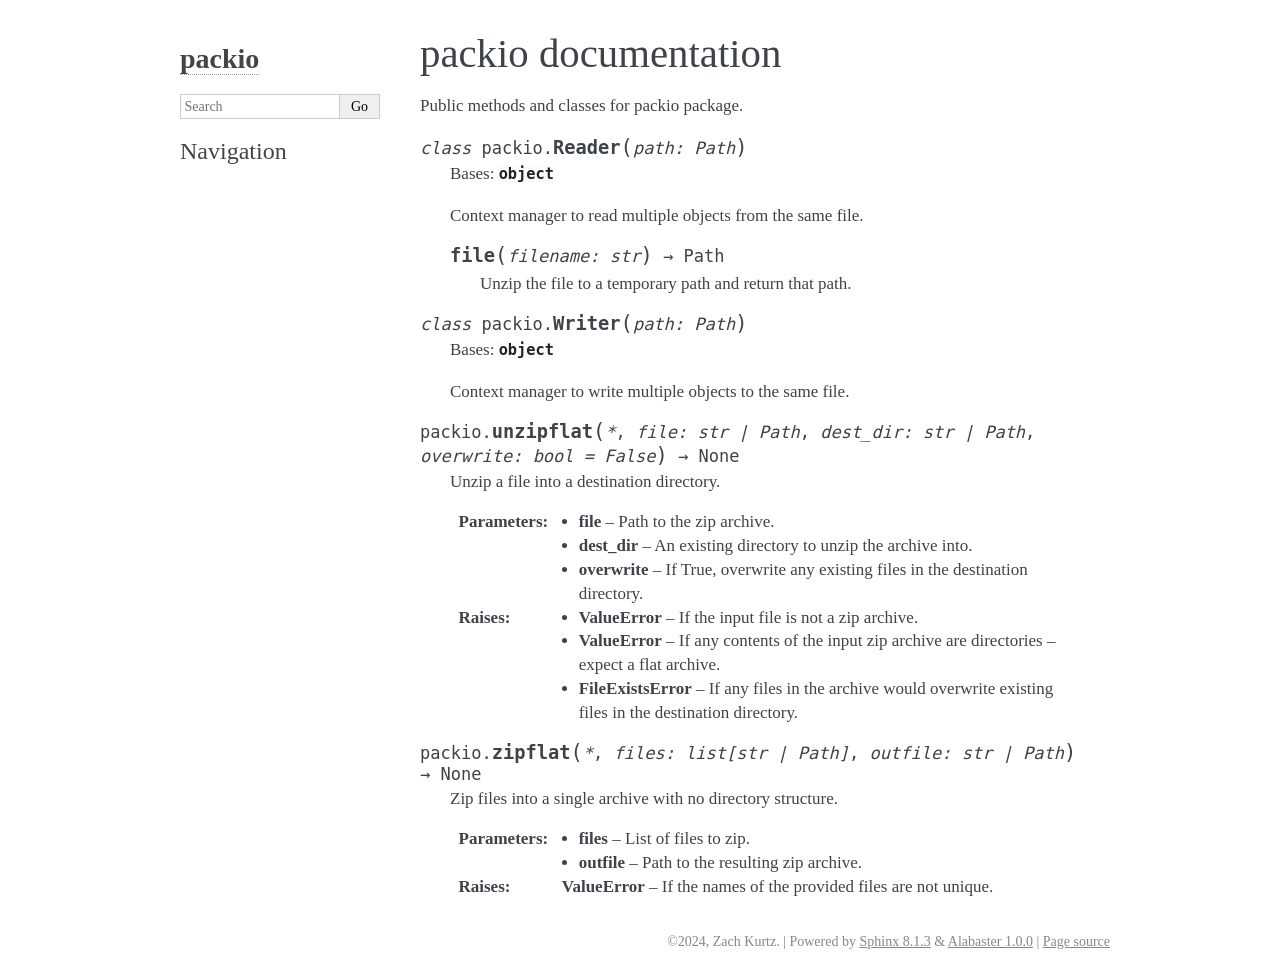
<file: index.html>
<!DOCTYPE html>

<html lang="en" data-content_root="./">
  <head>
    <meta charset="utf-8" />
    <meta name="viewport" content="width=device-width, initial-scale=1.0" /><meta name="viewport" content="width=device-width, initial-scale=1" />

    <title>packio documentation &#8212; packio  documentation</title>
    <link rel="stylesheet" type="text/css" href="_static/pygments.css?v=d1102ebc" />
    <link rel="stylesheet" type="text/css" href="_static/basic.css?v=686e5160" />
    <link rel="stylesheet" type="text/css" href="_static/alabaster.css?v=27fed22d" />
    <script src="_static/documentation_options.js?v=5929fcd5"></script>
    <script src="_static/doctools.js?v=9bcbadda"></script>
    <script src="_static/sphinx_highlight.js?v=dc90522c"></script>
    <link rel="canonical" href="https://zkurtz.github.io/packio/docs/index.html" />
    <link rel="index" title="Index" href="genindex.html" />
    <link rel="search" title="Search" href="search.html" />
   
  <link rel="stylesheet" href="_static/custom.css" type="text/css" />
  

  
  

  </head><body>
  

    <div class="document">
      <div class="documentwrapper">
        <div class="bodywrapper">
          

          <div class="body" role="main">
            
  <section id="module-packio">
<span id="packio-documentation"></span><h1>packio documentation<a class="headerlink" href="#module-packio" title="Link to this heading">¶</a></h1>
<p>Public methods and classes for packio package.</p>
<dl class="py class">
<dt class="sig sig-object py" id="packio.Reader">
<em class="property"><span class="pre">class</span><span class="w"> </span></em><span class="sig-prename descclassname"><span class="pre">packio.</span></span><span class="sig-name descname"><span class="pre">Reader</span></span><span class="sig-paren">(</span><em class="sig-param"><span class="n"><span class="pre">path</span></span><span class="p"><span class="pre">:</span></span><span class="w"> </span><span class="n"><span class="pre">Path</span></span></em><span class="sig-paren">)</span><a class="headerlink" href="#packio.Reader" title="Link to this definition">¶</a></dt>
<dd><p>Bases: <code class="xref py py-class docutils literal notranslate"><span class="pre">object</span></code></p>
<p>Context manager to read multiple objects from the same file.</p>
<dl class="py method">
<dt class="sig sig-object py" id="packio.Reader.file">
<span class="sig-name descname"><span class="pre">file</span></span><span class="sig-paren">(</span><em class="sig-param"><span class="n"><span class="pre">filename</span></span><span class="p"><span class="pre">:</span></span><span class="w"> </span><span class="n"><span class="pre">str</span></span></em><span class="sig-paren">)</span> <span class="sig-return"><span class="sig-return-icon">&#x2192;</span> <span class="sig-return-typehint"><span class="pre">Path</span></span></span><a class="headerlink" href="#packio.Reader.file" title="Link to this definition">¶</a></dt>
<dd><p>Unzip the file to a temporary path and return that path.</p>
</dd></dl>

</dd></dl>

<dl class="py class">
<dt class="sig sig-object py" id="packio.Writer">
<em class="property"><span class="pre">class</span><span class="w"> </span></em><span class="sig-prename descclassname"><span class="pre">packio.</span></span><span class="sig-name descname"><span class="pre">Writer</span></span><span class="sig-paren">(</span><em class="sig-param"><span class="n"><span class="pre">path</span></span><span class="p"><span class="pre">:</span></span><span class="w"> </span><span class="n"><span class="pre">Path</span></span></em><span class="sig-paren">)</span><a class="headerlink" href="#packio.Writer" title="Link to this definition">¶</a></dt>
<dd><p>Bases: <code class="xref py py-class docutils literal notranslate"><span class="pre">object</span></code></p>
<p>Context manager to write multiple objects to the same file.</p>
</dd></dl>

<dl class="py function">
<dt class="sig sig-object py" id="packio.unzipflat">
<span class="sig-prename descclassname"><span class="pre">packio.</span></span><span class="sig-name descname"><span class="pre">unzipflat</span></span><span class="sig-paren">(</span><em class="sig-param"><span class="o"><span class="pre">*</span></span></em>, <em class="sig-param"><span class="n"><span class="pre">file</span></span><span class="p"><span class="pre">:</span></span><span class="w"> </span><span class="n"><span class="pre">str</span><span class="w"> </span><span class="p"><span class="pre">|</span></span><span class="w"> </span><span class="pre">Path</span></span></em>, <em class="sig-param"><span class="n"><span class="pre">dest_dir</span></span><span class="p"><span class="pre">:</span></span><span class="w"> </span><span class="n"><span class="pre">str</span><span class="w"> </span><span class="p"><span class="pre">|</span></span><span class="w"> </span><span class="pre">Path</span></span></em>, <em class="sig-param"><span class="n"><span class="pre">overwrite</span></span><span class="p"><span class="pre">:</span></span><span class="w"> </span><span class="n"><span class="pre">bool</span></span><span class="w"> </span><span class="o"><span class="pre">=</span></span><span class="w"> </span><span class="default_value"><span class="pre">False</span></span></em><span class="sig-paren">)</span> <span class="sig-return"><span class="sig-return-icon">&#x2192;</span> <span class="sig-return-typehint"><span class="pre">None</span></span></span><a class="headerlink" href="#packio.unzipflat" title="Link to this definition">¶</a></dt>
<dd><p>Unzip a file into a destination directory.</p>
<dl class="field-list simple">
<dt class="field-odd">Parameters<span class="colon">:</span></dt>
<dd class="field-odd"><ul class="simple">
<li><p><strong>file</strong> – Path to the zip archive.</p></li>
<li><p><strong>dest_dir</strong> – An existing directory to unzip the archive into.</p></li>
<li><p><strong>overwrite</strong> – If True, overwrite any existing files in the destination directory.</p></li>
</ul>
</dd>
<dt class="field-even">Raises<span class="colon">:</span></dt>
<dd class="field-even"><ul class="simple">
<li><p><strong>ValueError</strong> – If the input file is not a zip archive.</p></li>
<li><p><strong>ValueError</strong> – If any contents of the input zip archive are directories – expect a flat archive.</p></li>
<li><p><strong>FileExistsError</strong> – If any files in the archive would overwrite existing files in the destination directory.</p></li>
</ul>
</dd>
</dl>
</dd></dl>

<dl class="py function">
<dt class="sig sig-object py" id="packio.zipflat">
<span class="sig-prename descclassname"><span class="pre">packio.</span></span><span class="sig-name descname"><span class="pre">zipflat</span></span><span class="sig-paren">(</span><em class="sig-param"><span class="o"><span class="pre">*</span></span></em>, <em class="sig-param"><span class="n"><span class="pre">files</span></span><span class="p"><span class="pre">:</span></span><span class="w"> </span><span class="n"><span class="pre">list</span><span class="p"><span class="pre">[</span></span><span class="pre">str</span><span class="w"> </span><span class="p"><span class="pre">|</span></span><span class="w"> </span><span class="pre">Path</span><span class="p"><span class="pre">]</span></span></span></em>, <em class="sig-param"><span class="n"><span class="pre">outfile</span></span><span class="p"><span class="pre">:</span></span><span class="w"> </span><span class="n"><span class="pre">str</span><span class="w"> </span><span class="p"><span class="pre">|</span></span><span class="w"> </span><span class="pre">Path</span></span></em><span class="sig-paren">)</span> <span class="sig-return"><span class="sig-return-icon">&#x2192;</span> <span class="sig-return-typehint"><span class="pre">None</span></span></span><a class="headerlink" href="#packio.zipflat" title="Link to this definition">¶</a></dt>
<dd><p>Zip files into a single archive with no directory structure.</p>
<dl class="field-list simple">
<dt class="field-odd">Parameters<span class="colon">:</span></dt>
<dd class="field-odd"><ul class="simple">
<li><p><strong>files</strong> – List of files to zip.</p></li>
<li><p><strong>outfile</strong> – Path to the resulting zip archive.</p></li>
</ul>
</dd>
<dt class="field-even">Raises<span class="colon">:</span></dt>
<dd class="field-even"><p><strong>ValueError</strong> – If the names of the provided files are not unique.</p>
</dd>
</dl>
</dd></dl>

</section>


          </div>
          
        </div>
      </div>
      <div class="sphinxsidebar" role="navigation" aria-label="Main">
        <div class="sphinxsidebarwrapper">
<h1 class="logo"><a href="#">packio</a></h1>









<search id="searchbox" style="display: none" role="search">
    <div class="searchformwrapper">
    <form class="search" action="search.html" method="get">
      <input type="text" name="q" aria-labelledby="searchlabel" autocomplete="off" autocorrect="off" autocapitalize="off" spellcheck="false" placeholder="Search"/>
      <input type="submit" value="Go" />
    </form>
    </div>
</search>
<script>document.getElementById('searchbox').style.display = "block"</script><h3>Navigation</h3>

<div class="relations">
<h3>Related Topics</h3>
<ul>
  <li><a href="#">Documentation overview</a><ul>
  </ul></li>
</ul>
</div>








        </div>
      </div>
      <div class="clearer"></div>
    </div>
    <div class="footer">
      &#169;2024, Zach Kurtz.
      
      |
      Powered by <a href="https://www.sphinx-doc.org/">Sphinx 8.1.3</a>
      &amp; <a href="https://alabaster.readthedocs.io">Alabaster 1.0.0</a>
      
      |
      <a href="_sources/index.rst.txt"
          rel="nofollow">Page source</a>
    </div>

    

    
  </body>
</html>
</file>
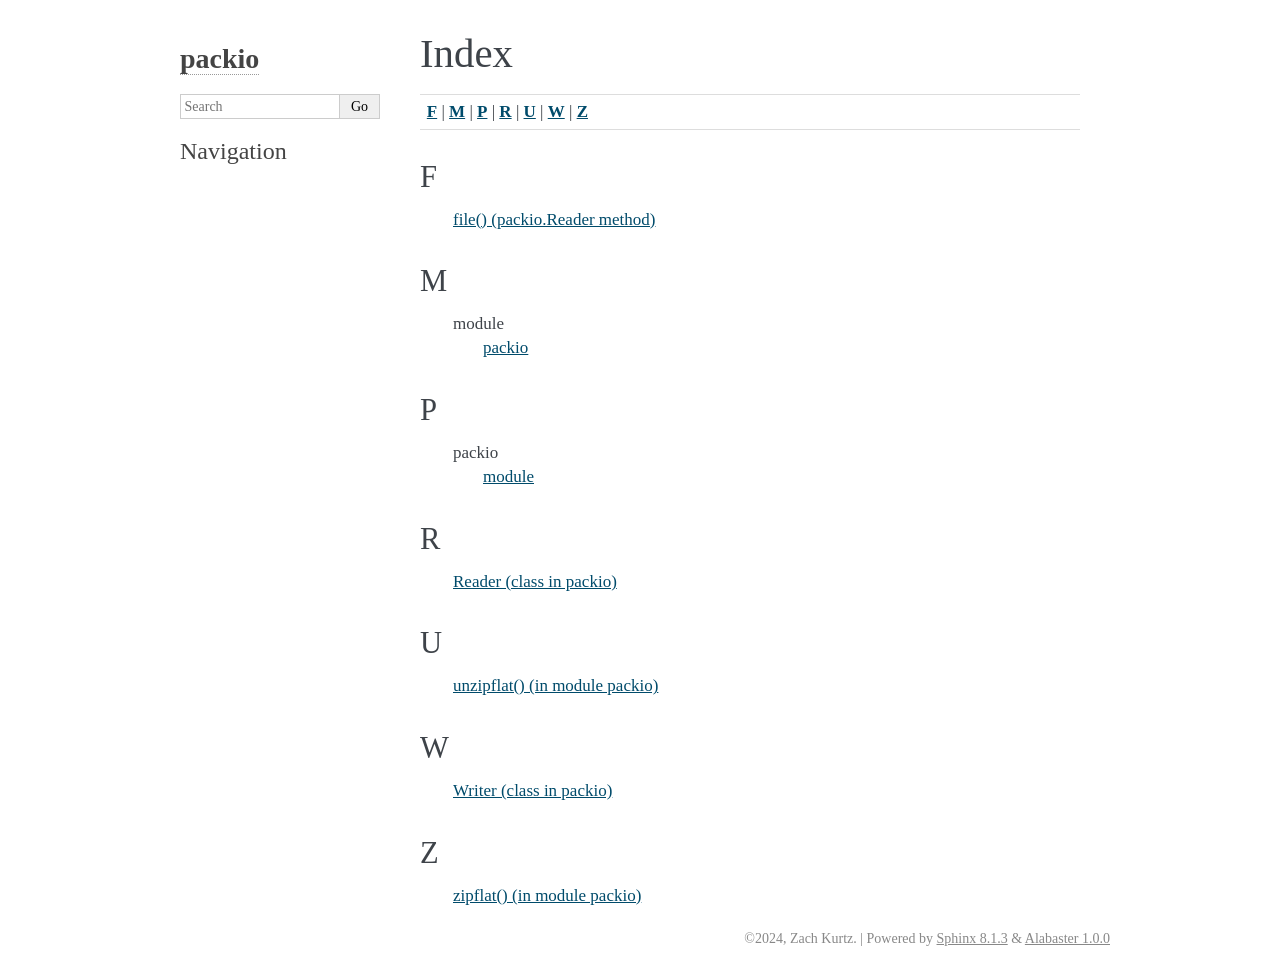
<file: genindex.html>
<!DOCTYPE html>

<html lang="en" data-content_root="./">
  <head>
    <meta charset="utf-8" />
    <meta name="viewport" content="width=device-width, initial-scale=1.0" />
    <title>Index &#8212; packio  documentation</title>
    <link rel="stylesheet" type="text/css" href="_static/pygments.css?v=d1102ebc" />
    <link rel="stylesheet" type="text/css" href="_static/basic.css?v=686e5160" />
    <link rel="stylesheet" type="text/css" href="_static/alabaster.css?v=27fed22d" />
    <script src="_static/documentation_options.js?v=5929fcd5"></script>
    <script src="_static/doctools.js?v=9bcbadda"></script>
    <script src="_static/sphinx_highlight.js?v=dc90522c"></script>
    <link rel="canonical" href="https://zkurtz.github.io/packio/docs/genindex.html" />
    <link rel="index" title="Index" href="#" />
    <link rel="search" title="Search" href="search.html" />
   
  <link rel="stylesheet" href="_static/custom.css" type="text/css" />
  

  
  

  </head><body>
  

    <div class="document">
      <div class="documentwrapper">
        <div class="bodywrapper">
          

          <div class="body" role="main">
            

<h1 id="index">Index</h1>

<div class="genindex-jumpbox">
 <a href="#F"><strong>F</strong></a>
 | <a href="#M"><strong>M</strong></a>
 | <a href="#P"><strong>P</strong></a>
 | <a href="#R"><strong>R</strong></a>
 | <a href="#U"><strong>U</strong></a>
 | <a href="#W"><strong>W</strong></a>
 | <a href="#Z"><strong>Z</strong></a>
 
</div>
<h2 id="F">F</h2>
<table style="width: 100%" class="indextable genindextable"><tr>
  <td style="width: 33%; vertical-align: top;"><ul>
      <li><a href="index.html#packio.Reader.file">file() (packio.Reader method)</a>
</li>
  </ul></td>
</tr></table>

<h2 id="M">M</h2>
<table style="width: 100%" class="indextable genindextable"><tr>
  <td style="width: 33%; vertical-align: top;"><ul>
      <li>
    module

      <ul>
        <li><a href="index.html#module-packio">packio</a>
</li>
      </ul></li>
  </ul></td>
</tr></table>

<h2 id="P">P</h2>
<table style="width: 100%" class="indextable genindextable"><tr>
  <td style="width: 33%; vertical-align: top;"><ul>
      <li>
    packio

      <ul>
        <li><a href="index.html#module-packio">module</a>
</li>
      </ul></li>
  </ul></td>
</tr></table>

<h2 id="R">R</h2>
<table style="width: 100%" class="indextable genindextable"><tr>
  <td style="width: 33%; vertical-align: top;"><ul>
      <li><a href="index.html#packio.Reader">Reader (class in packio)</a>
</li>
  </ul></td>
</tr></table>

<h2 id="U">U</h2>
<table style="width: 100%" class="indextable genindextable"><tr>
  <td style="width: 33%; vertical-align: top;"><ul>
      <li><a href="index.html#packio.unzipflat">unzipflat() (in module packio)</a>
</li>
  </ul></td>
</tr></table>

<h2 id="W">W</h2>
<table style="width: 100%" class="indextable genindextable"><tr>
  <td style="width: 33%; vertical-align: top;"><ul>
      <li><a href="index.html#packio.Writer">Writer (class in packio)</a>
</li>
  </ul></td>
</tr></table>

<h2 id="Z">Z</h2>
<table style="width: 100%" class="indextable genindextable"><tr>
  <td style="width: 33%; vertical-align: top;"><ul>
      <li><a href="index.html#packio.zipflat">zipflat() (in module packio)</a>
</li>
  </ul></td>
</tr></table>



          </div>
          
        </div>
      </div>
      <div class="sphinxsidebar" role="navigation" aria-label="Main">
        <div class="sphinxsidebarwrapper">
<h1 class="logo"><a href="index.html">packio</a></h1>









<search id="searchbox" style="display: none" role="search">
    <div class="searchformwrapper">
    <form class="search" action="search.html" method="get">
      <input type="text" name="q" aria-labelledby="searchlabel" autocomplete="off" autocorrect="off" autocapitalize="off" spellcheck="false" placeholder="Search"/>
      <input type="submit" value="Go" />
    </form>
    </div>
</search>
<script>document.getElementById('searchbox').style.display = "block"</script><h3>Navigation</h3>

<div class="relations">
<h3>Related Topics</h3>
<ul>
  <li><a href="index.html">Documentation overview</a><ul>
  </ul></li>
</ul>
</div>








        </div>
      </div>
      <div class="clearer"></div>
    </div>
    <div class="footer">
      &#169;2024, Zach Kurtz.
      
      |
      Powered by <a href="https://www.sphinx-doc.org/">Sphinx 8.1.3</a>
      &amp; <a href="https://alabaster.readthedocs.io">Alabaster 1.0.0</a>
      
    </div>

    

    
  </body>
</html>
</file>
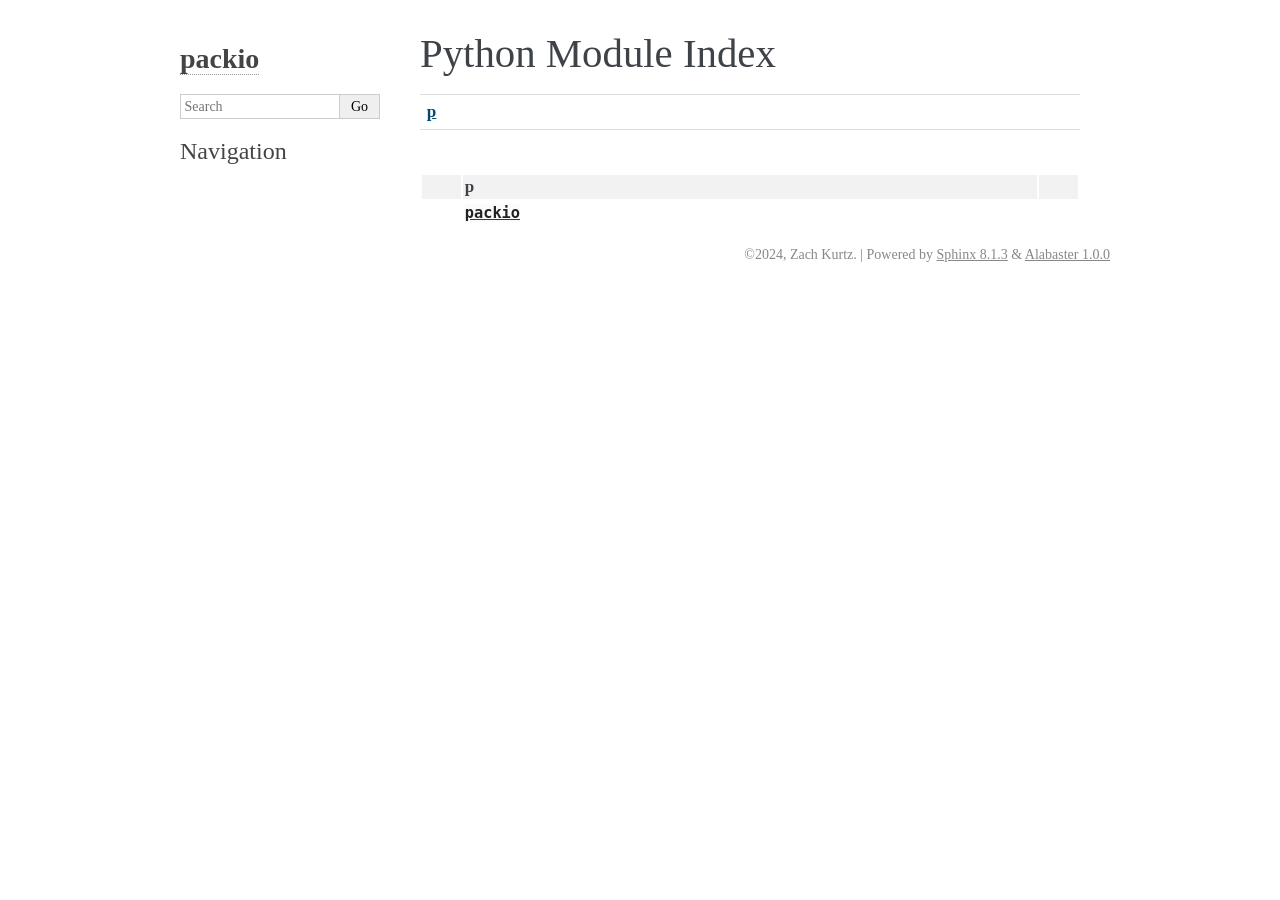
<file: py-modindex.html>
<!DOCTYPE html>

<html lang="en" data-content_root="./">
  <head>
    <meta charset="utf-8" />
    <meta name="viewport" content="width=device-width, initial-scale=1.0" />
    <title>Python Module Index &#8212; packio  documentation</title>
    <link rel="stylesheet" type="text/css" href="_static/pygments.css?v=d1102ebc" />
    <link rel="stylesheet" type="text/css" href="_static/basic.css?v=686e5160" />
    <link rel="stylesheet" type="text/css" href="_static/alabaster.css?v=27fed22d" />
    <script src="_static/documentation_options.js?v=5929fcd5"></script>
    <script src="_static/doctools.js?v=9bcbadda"></script>
    <script src="_static/sphinx_highlight.js?v=dc90522c"></script>
    <link rel="canonical" href="https://zkurtz.github.io/packio/docs/py-modindex.html" />
    <link rel="index" title="Index" href="genindex.html" />
    <link rel="search" title="Search" href="search.html" />

   
  <link rel="stylesheet" href="_static/custom.css" type="text/css" />
  

  
  


    <script>
      DOCUMENTATION_OPTIONS.COLLAPSE_INDEX = true;
    </script>


  </head><body>
  

    <div class="document">
      <div class="documentwrapper">
        <div class="bodywrapper">
          

          <div class="body" role="main">
            

   <h1>Python Module Index</h1>

   <div class="modindex-jumpbox">
   <a href="#cap-p"><strong>p</strong></a>
   </div>

   <table class="indextable modindextable">
     <tr class="pcap"><td></td><td>&#160;</td><td></td></tr>
     <tr class="cap" id="cap-p"><td></td><td>
       <strong>p</strong></td><td></td></tr>
     <tr>
       <td></td>
       <td>
       <a href="index.html#module-packio"><code class="xref">packio</code></a></td><td>
       <em></em></td></tr>
   </table>


          </div>
          
        </div>
      </div>
      <div class="sphinxsidebar" role="navigation" aria-label="Main">
        <div class="sphinxsidebarwrapper">
<h1 class="logo"><a href="index.html">packio</a></h1>









<search id="searchbox" style="display: none" role="search">
    <div class="searchformwrapper">
    <form class="search" action="search.html" method="get">
      <input type="text" name="q" aria-labelledby="searchlabel" autocomplete="off" autocorrect="off" autocapitalize="off" spellcheck="false" placeholder="Search"/>
      <input type="submit" value="Go" />
    </form>
    </div>
</search>
<script>document.getElementById('searchbox').style.display = "block"</script><h3>Navigation</h3>

<div class="relations">
<h3>Related Topics</h3>
<ul>
  <li><a href="index.html">Documentation overview</a><ul>
  </ul></li>
</ul>
</div>








        </div>
      </div>
      <div class="clearer"></div>
    </div>
    <div class="footer">
      &#169;2024, Zach Kurtz.
      
      |
      Powered by <a href="https://www.sphinx-doc.org/">Sphinx 8.1.3</a>
      &amp; <a href="https://alabaster.readthedocs.io">Alabaster 1.0.0</a>
      
    </div>

    

    
  </body>
</html>
</file>
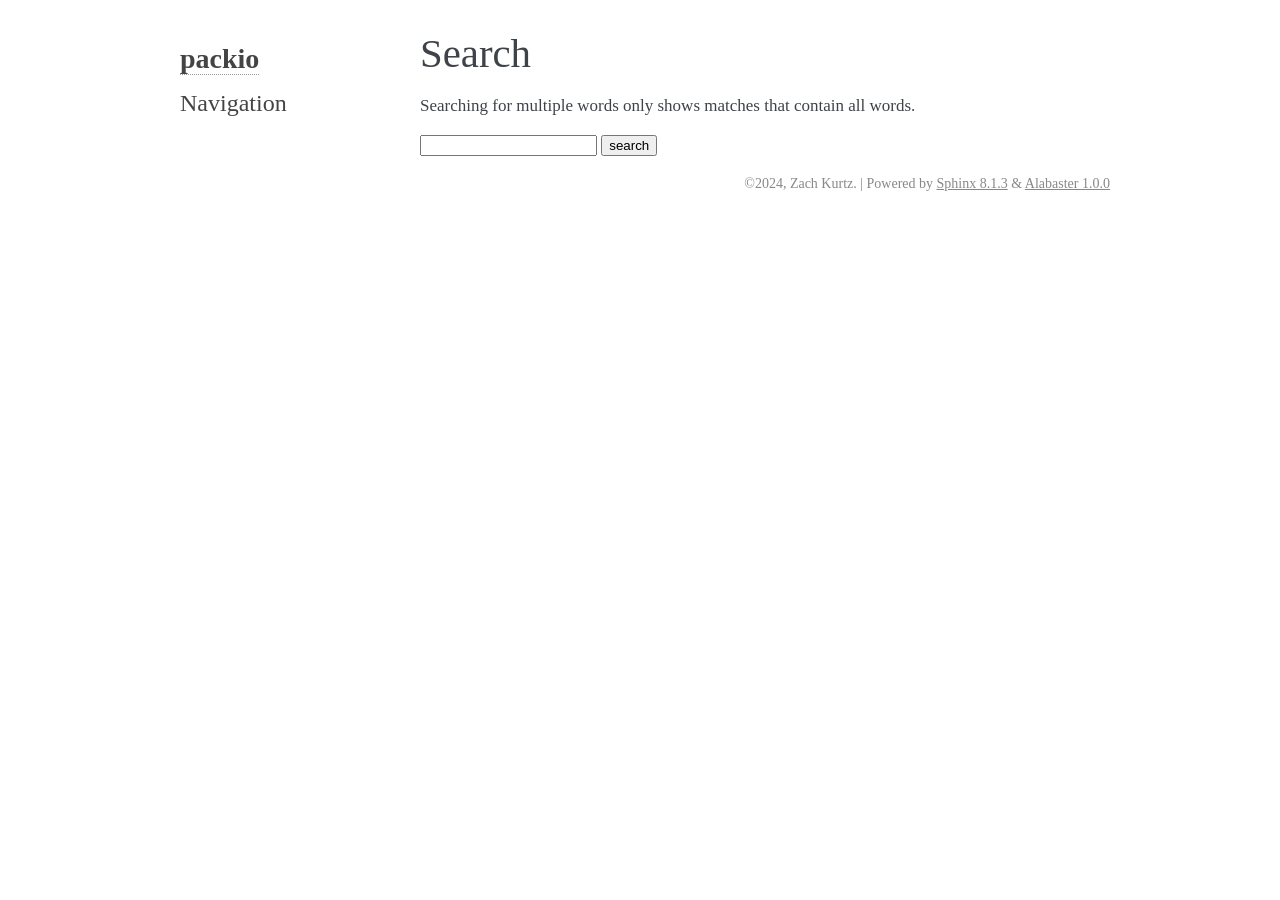
<file: search.html>
<!DOCTYPE html>

<html lang="en" data-content_root="./">
  <head>
    <meta charset="utf-8" />
    <meta name="viewport" content="width=device-width, initial-scale=1.0" />
    <title>Search &#8212; packio  documentation</title>
    <link rel="stylesheet" type="text/css" href="_static/pygments.css?v=d1102ebc" />
    <link rel="stylesheet" type="text/css" href="_static/basic.css?v=686e5160" />
    <link rel="stylesheet" type="text/css" href="_static/alabaster.css?v=27fed22d" />
    
    <script src="_static/documentation_options.js?v=5929fcd5"></script>
    <script src="_static/doctools.js?v=9bcbadda"></script>
    <script src="_static/sphinx_highlight.js?v=dc90522c"></script>
    <script src="_static/searchtools.js"></script>
    <script src="_static/language_data.js"></script>
    <link rel="canonical" href="https://zkurtz.github.io/packio/docs/search.html" />
    <link rel="index" title="Index" href="genindex.html" />
    <link rel="search" title="Search" href="#" />
    <script src="searchindex.js" defer="defer"></script>
    <meta name="robots" content="noindex" />
    
   
  <link rel="stylesheet" href="_static/custom.css" type="text/css" />
  

  
  


  </head><body>
  

    <div class="document">
      <div class="documentwrapper">
        <div class="bodywrapper">
          

          <div class="body" role="main">
            
  <h1 id="search-documentation">Search</h1>
  
  <noscript>
  <div class="admonition warning">
  <p>
    Please activate JavaScript to enable the search
    functionality.
  </p>
  </div>
  </noscript>
  
  
  <p>
    Searching for multiple words only shows matches that contain
    all words.
  </p>
  
  
  <form action="" method="get">
    <input type="text" name="q" aria-labelledby="search-documentation" value="" autocomplete="off" autocorrect="off" autocapitalize="off" spellcheck="false"/>
    <input type="submit" value="search" />
    <span id="search-progress" style="padding-left: 10px"></span>
  </form>
  
  
  <div id="search-results"></div>
  

          </div>
          
        </div>
      </div>
      <div class="sphinxsidebar" role="navigation" aria-label="Main">
        <div class="sphinxsidebarwrapper">
<h1 class="logo"><a href="index.html">packio</a></h1>








<h3>Navigation</h3>

<div class="relations">
<h3>Related Topics</h3>
<ul>
  <li><a href="index.html">Documentation overview</a><ul>
  </ul></li>
</ul>
</div>








        </div>
      </div>
      <div class="clearer"></div>
    </div>
    <div class="footer">
      &#169;2024, Zach Kurtz.
      
      |
      Powered by <a href="https://www.sphinx-doc.org/">Sphinx 8.1.3</a>
      &amp; <a href="https://alabaster.readthedocs.io">Alabaster 1.0.0</a>
      
    </div>

    

    
  </body>
</html>
</file>
<file: _static/pygments.css>
pre { line-height: 125%; }
td.linenos .normal { color: inherit; background-color: transparent; padding-left: 5px; padding-right: 5px; }
span.linenos { color: inherit; background-color: transparent; padding-left: 5px; padding-right: 5px; }
td.linenos .special { color: #000000; background-color: #ffffc0; padding-left: 5px; padding-right: 5px; }
span.linenos.special { color: #000000; background-color: #ffffc0; padding-left: 5px; padding-right: 5px; }
.highlight .hll { background-color: #ffffcc }
.highlight { background: #f8f8f8; }
.highlight .c { color: #8f5902; font-style: italic } /* Comment */
.highlight .err { color: #a40000; border: 1px solid #ef2929 } /* Error */
.highlight .g { color: #000000 } /* Generic */
.highlight .k { color: #004461; font-weight: bold } /* Keyword */
.highlight .l { color: #000000 } /* Literal */
.highlight .n { color: #000000 } /* Name */
.highlight .o { color: #582800 } /* Operator */
.highlight .x { color: #000000 } /* Other */
.highlight .p { color: #000000; font-weight: bold } /* Punctuation */
.highlight .ch { color: #8f5902; font-style: italic } /* Comment.Hashbang */
.highlight .cm { color: #8f5902; font-style: italic } /* Comment.Multiline */
.highlight .cp { color: #8f5902 } /* Comment.Preproc */
.highlight .cpf { color: #8f5902; font-style: italic } /* Comment.PreprocFile */
.highlight .c1 { color: #8f5902; font-style: italic } /* Comment.Single */
.highlight .cs { color: #8f5902; font-style: italic } /* Comment.Special */
.highlight .gd { color: #a40000 } /* Generic.Deleted */
.highlight .ge { color: #000000; font-style: italic } /* Generic.Emph */
.highlight .ges { color: #000000 } /* Generic.EmphStrong */
.highlight .gr { color: #ef2929 } /* Generic.Error */
.highlight .gh { color: #000080; font-weight: bold } /* Generic.Heading */
.highlight .gi { color: #00A000 } /* Generic.Inserted */
.highlight .go { color: #888888 } /* Generic.Output */
.highlight .gp { color: #745334 } /* Generic.Prompt */
.highlight .gs { color: #000000; font-weight: bold } /* Generic.Strong */
.highlight .gu { color: #800080; font-weight: bold } /* Generic.Subheading */
.highlight .gt { color: #a40000; font-weight: bold } /* Generic.Traceback */
.highlight .kc { color: #004461; font-weight: bold } /* Keyword.Constant */
.highlight .kd { color: #004461; font-weight: bold } /* Keyword.Declaration */
.highlight .kn { color: #004461; font-weight: bold } /* Keyword.Namespace */
.highlight .kp { color: #004461; font-weight: bold } /* Keyword.Pseudo */
.highlight .kr { color: #004461; font-weight: bold } /* Keyword.Reserved */
.highlight .kt { color: #004461; font-weight: bold } /* Keyword.Type */
.highlight .ld { color: #000000 } /* Literal.Date */
.highlight .m { color: #990000 } /* Literal.Number */
.highlight .s { color: #4e9a06 } /* Literal.String */
.highlight .na { color: #c4a000 } /* Name.Attribute */
.highlight .nb { color: #004461 } /* Name.Builtin */
.highlight .nc { color: #000000 } /* Name.Class */
.highlight .no { color: #000000 } /* Name.Constant */
.highlight .nd { color: #888888 } /* Name.Decorator */
.highlight .ni { color: #ce5c00 } /* Name.Entity */
.highlight .ne { color: #cc0000; font-weight: bold } /* Name.Exception */
.highlight .nf { color: #000000 } /* Name.Function */
.highlight .nl { color: #f57900 } /* Name.Label */
.highlight .nn { color: #000000 } /* Name.Namespace */
.highlight .nx { color: #000000 } /* Name.Other */
.highlight .py { color: #000000 } /* Name.Property */
.highlight .nt { color: #004461; font-weight: bold } /* Name.Tag */
.highlight .nv { color: #000000 } /* Name.Variable */
.highlight .ow { color: #004461; font-weight: bold } /* Operator.Word */
.highlight .pm { color: #000000; font-weight: bold } /* Punctuation.Marker */
.highlight .w { color: #f8f8f8 } /* Text.Whitespace */
.highlight .mb { color: #990000 } /* Literal.Number.Bin */
.highlight .mf { color: #990000 } /* Literal.Number.Float */
.highlight .mh { color: #990000 } /* Literal.Number.Hex */
.highlight .mi { color: #990000 } /* Literal.Number.Integer */
.highlight .mo { color: #990000 } /* Literal.Number.Oct */
.highlight .sa { color: #4e9a06 } /* Literal.String.Affix */
.highlight .sb { color: #4e9a06 } /* Literal.String.Backtick */
.highlight .sc { color: #4e9a06 } /* Literal.String.Char */
.highlight .dl { color: #4e9a06 } /* Literal.String.Delimiter */
.highlight .sd { color: #8f5902; font-style: italic } /* Literal.String.Doc */
.highlight .s2 { color: #4e9a06 } /* Literal.String.Double */
.highlight .se { color: #4e9a06 } /* Literal.String.Escape */
.highlight .sh { color: #4e9a06 } /* Literal.String.Heredoc */
.highlight .si { color: #4e9a06 } /* Literal.String.Interpol */
.highlight .sx { color: #4e9a06 } /* Literal.String.Other */
.highlight .sr { color: #4e9a06 } /* Literal.String.Regex */
.highlight .s1 { color: #4e9a06 } /* Literal.String.Single */
.highlight .ss { color: #4e9a06 } /* Literal.String.Symbol */
.highlight .bp { color: #3465a4 } /* Name.Builtin.Pseudo */
.highlight .fm { color: #000000 } /* Name.Function.Magic */
.highlight .vc { color: #000000 } /* Name.Variable.Class */
.highlight .vg { color: #000000 } /* Name.Variable.Global */
.highlight .vi { color: #000000 } /* Name.Variable.Instance */
.highlight .vm { color: #000000 } /* Name.Variable.Magic */
.highlight .il { color: #990000 } /* Literal.Number.Integer.Long */
</file>
<file: _static/basic.css>
/*
 * Sphinx stylesheet -- basic theme.
 */

/* -- main layout ----------------------------------------------------------- */

div.clearer {
    clear: both;
}

div.section::after {
    display: block;
    content: '';
    clear: left;
}

/* -- relbar ---------------------------------------------------------------- */

div.related {
    width: 100%;
    font-size: 90%;
}

div.related h3 {
    display: none;
}

div.related ul {
    margin: 0;
    padding: 0 0 0 10px;
    list-style: none;
}

div.related li {
    display: inline;
}

div.related li.right {
    float: right;
    margin-right: 5px;
}

/* -- sidebar --------------------------------------------------------------- */

div.sphinxsidebarwrapper {
    padding: 10px 5px 0 10px;
}

div.sphinxsidebar {
    float: left;
    width: 230px;
    margin-left: -100%;
    font-size: 90%;
    word-wrap: break-word;
    overflow-wrap : break-word;
}

div.sphinxsidebar ul {
    list-style: none;
}

div.sphinxsidebar ul ul,
div.sphinxsidebar ul.want-points {
    margin-left: 20px;
    list-style: square;
}

div.sphinxsidebar ul ul {
    margin-top: 0;
    margin-bottom: 0;
}

div.sphinxsidebar form {
    margin-top: 10px;
}

div.sphinxsidebar input {
    border: 1px solid #98dbcc;
    font-family: sans-serif;
    font-size: 1em;
}

div.sphinxsidebar #searchbox form.search {
    overflow: hidden;
}

div.sphinxsidebar #searchbox input[type="text"] {
    float: left;
    width: 80%;
    padding: 0.25em;
    box-sizing: border-box;
}

div.sphinxsidebar #searchbox input[type="submit"] {
    float: left;
    width: 20%;
    border-left: none;
    padding: 0.25em;
    box-sizing: border-box;
}


img {
    border: 0;
    max-width: 100%;
}

/* -- search page ----------------------------------------------------------- */

ul.search {
    margin-top: 10px;
}

ul.search li {
    padding: 5px 0;
}

ul.search li a {
    font-weight: bold;
}

ul.search li p.context {
    color: #888;
    margin: 2px 0 0 30px;
    text-align: left;
}

ul.keywordmatches li.goodmatch a {
    font-weight: bold;
}

/* -- index page ------------------------------------------------------------ */

table.contentstable {
    width: 90%;
    margin-left: auto;
    margin-right: auto;
}

table.contentstable p.biglink {
    line-height: 150%;
}

a.biglink {
    font-size: 1.3em;
}

span.linkdescr {
    font-style: italic;
    padding-top: 5px;
    font-size: 90%;
}

/* -- general index --------------------------------------------------------- */

table.indextable {
    width: 100%;
}

table.indextable td {
    text-align: left;
    vertical-align: top;
}

table.indextable ul {
    margin-top: 0;
    margin-bottom: 0;
    list-style-type: none;
}

table.indextable > tbody > tr > td > ul {
    padding-left: 0em;
}

table.indextable tr.pcap {
    height: 10px;
}

table.indextable tr.cap {
    margin-top: 10px;
    background-color: #f2f2f2;
}

img.toggler {
    margin-right: 3px;
    margin-top: 3px;
    cursor: pointer;
}

div.modindex-jumpbox {
    border-top: 1px solid #ddd;
    border-bottom: 1px solid #ddd;
    margin: 1em 0 1em 0;
    padding: 0.4em;
}

div.genindex-jumpbox {
    border-top: 1px solid #ddd;
    border-bottom: 1px solid #ddd;
    margin: 1em 0 1em 0;
    padding: 0.4em;
}

/* -- domain module index --------------------------------------------------- */

table.modindextable td {
    padding: 2px;
    border-collapse: collapse;
}

/* -- general body styles --------------------------------------------------- */

div.body {
    min-width: inherit;
    max-width: 800px;
}

div.body p, div.body dd, div.body li, div.body blockquote {
    -moz-hyphens: auto;
    -ms-hyphens: auto;
    -webkit-hyphens: auto;
    hyphens: auto;
}

a.headerlink {
    visibility: hidden;
}

a:visited {
    color: #551A8B;
}

h1:hover > a.headerlink,
h2:hover > a.headerlink,
h3:hover > a.headerlink,
h4:hover > a.headerlink,
h5:hover > a.headerlink,
h6:hover > a.headerlink,
dt:hover > a.headerlink,
caption:hover > a.headerlink,
p.caption:hover > a.headerlink,
div.code-block-caption:hover > a.headerlink {
    visibility: visible;
}

div.body p.caption {
    text-align: inherit;
}

div.body td {
    text-align: left;
}

.first {
    margin-top: 0 !important;
}

p.rubric {
    margin-top: 30px;
    font-weight: bold;
}

img.align-left, figure.align-left, .figure.align-left, object.align-left {
    clear: left;
    float: left;
    margin-right: 1em;
}

img.align-right, figure.align-right, .figure.align-right, object.align-right {
    clear: right;
    float: right;
    margin-left: 1em;
}

img.align-center, figure.align-center, .figure.align-center, object.align-center {
  display: block;
  margin-left: auto;
  margin-right: auto;
}

img.align-default, figure.align-default, .figure.align-default {
  display: block;
  margin-left: auto;
  margin-right: auto;
}

.align-left {
    text-align: left;
}

.align-center {
    text-align: center;
}

.align-default {
    text-align: center;
}

.align-right {
    text-align: right;
}

/* -- sidebars -------------------------------------------------------------- */

div.sidebar,
aside.sidebar {
    margin: 0 0 0.5em 1em;
    border: 1px solid #ddb;
    padding: 7px;
    background-color: #ffe;
    width: 40%;
    float: right;
    clear: right;
    overflow-x: auto;
}

p.sidebar-title {
    font-weight: bold;
}

nav.contents,
aside.topic,
div.admonition, div.topic, blockquote {
    clear: left;
}

/* -- topics ---------------------------------------------------------------- */

nav.contents,
aside.topic,
div.topic {
    border: 1px solid #ccc;
    padding: 7px;
    margin: 10px 0 10px 0;
}

p.topic-title {
    font-size: 1.1em;
    font-weight: bold;
    margin-top: 10px;
}

/* -- admonitions ----------------------------------------------------------- */

div.admonition {
    margin-top: 10px;
    margin-bottom: 10px;
    padding: 7px;
}

div.admonition dt {
    font-weight: bold;
}

p.admonition-title {
    margin: 0px 10px 5px 0px;
    font-weight: bold;
}

div.body p.centered {
    text-align: center;
    margin-top: 25px;
}

/* -- content of sidebars/topics/admonitions -------------------------------- */

div.sidebar > :last-child,
aside.sidebar > :last-child,
nav.contents > :last-child,
aside.topic > :last-child,
div.topic > :last-child,
div.admonition > :last-child {
    margin-bottom: 0;
}

div.sidebar::after,
aside.sidebar::after,
nav.contents::after,
aside.topic::after,
div.topic::after,
div.admonition::after,
blockquote::after {
    display: block;
    content: '';
    clear: both;
}

/* -- tables ---------------------------------------------------------------- */

table.docutils {
    margin-top: 10px;
    margin-bottom: 10px;
    border: 0;
    border-collapse: collapse;
}

table.align-center {
    margin-left: auto;
    margin-right: auto;
}

table.align-default {
    margin-left: auto;
    margin-right: auto;
}

table caption span.caption-number {
    font-style: italic;
}

table caption span.caption-text {
}

table.docutils td, table.docutils th {
    padding: 1px 8px 1px 5px;
    border-top: 0;
    border-left: 0;
    border-right: 0;
    border-bottom: 1px solid #aaa;
}

th {
    text-align: left;
    padding-right: 5px;
}

table.citation {
    border-left: solid 1px gray;
    margin-left: 1px;
}

table.citation td {
    border-bottom: none;
}

th > :first-child,
td > :first-child {
    margin-top: 0px;
}

th > :last-child,
td > :last-child {
    margin-bottom: 0px;
}

/* -- figures --------------------------------------------------------------- */

div.figure, figure {
    margin: 0.5em;
    padding: 0.5em;
}

div.figure p.caption, figcaption {
    padding: 0.3em;
}

div.figure p.caption span.caption-number,
figcaption span.caption-number {
    font-style: italic;
}

div.figure p.caption span.caption-text,
figcaption span.caption-text {
}

/* -- field list styles ----------------------------------------------------- */

table.field-list td, table.field-list th {
    border: 0 !important;
}

.field-list ul {
    margin: 0;
    padding-left: 1em;
}

.field-list p {
    margin: 0;
}

.field-name {
    -moz-hyphens: manual;
    -ms-hyphens: manual;
    -webkit-hyphens: manual;
    hyphens: manual;
}

/* -- hlist styles ---------------------------------------------------------- */

table.hlist {
    margin: 1em 0;
}

table.hlist td {
    vertical-align: top;
}

/* -- object description styles --------------------------------------------- */

.sig {
	font-family: 'Consolas', 'Menlo', 'DejaVu Sans Mono', 'Bitstream Vera Sans Mono', monospace;
}

.sig-name, code.descname {
    background-color: transparent;
    font-weight: bold;
}

.sig-name {
	font-size: 1.1em;
}

code.descname {
    font-size: 1.2em;
}

.sig-prename, code.descclassname {
    background-color: transparent;
}

.optional {
    font-size: 1.3em;
}

.sig-paren {
    font-size: larger;
}

.sig-param.n {
	font-style: italic;
}

/* C++ specific styling */

.sig-inline.c-texpr,
.sig-inline.cpp-texpr {
	font-family: unset;
}

.sig.c   .k, .sig.c   .kt,
.sig.cpp .k, .sig.cpp .kt {
	color: #0033B3;
}

.sig.c   .m,
.sig.cpp .m {
	color: #1750EB;
}

.sig.c   .s, .sig.c   .sc,
.sig.cpp .s, .sig.cpp .sc {
	color: #067D17;
}


/* -- other body styles ----------------------------------------------------- */

ol.arabic {
    list-style: decimal;
}

ol.loweralpha {
    list-style: lower-alpha;
}

ol.upperalpha {
    list-style: upper-alpha;
}

ol.lowerroman {
    list-style: lower-roman;
}

ol.upperroman {
    list-style: upper-roman;
}

:not(li) > ol > li:first-child > :first-child,
:not(li) > ul > li:first-child > :first-child {
    margin-top: 0px;
}

:not(li) > ol > li:last-child > :last-child,
:not(li) > ul > li:last-child > :last-child {
    margin-bottom: 0px;
}

ol.simple ol p,
ol.simple ul p,
ul.simple ol p,
ul.simple ul p {
    margin-top: 0;
}

ol.simple > li:not(:first-child) > p,
ul.simple > li:not(:first-child) > p {
    margin-top: 0;
}

ol.simple p,
ul.simple p {
    margin-bottom: 0;
}

aside.footnote > span,
div.citation > span {
    float: left;
}
aside.footnote > span:last-of-type,
div.citation > span:last-of-type {
  padding-right: 0.5em;
}
aside.footnote > p {
  margin-left: 2em;
}
div.citation > p {
  margin-left: 4em;
}
aside.footnote > p:last-of-type,
div.citation > p:last-of-type {
    margin-bottom: 0em;
}
aside.footnote > p:last-of-type:after,
div.citation > p:last-of-type:after {
    content: "";
    clear: both;
}

dl.field-list {
    display: grid;
    grid-template-columns: fit-content(30%) auto;
}

dl.field-list > dt {
    font-weight: bold;
    word-break: break-word;
    padding-left: 0.5em;
    padding-right: 5px;
}

dl.field-list > dd {
    padding-left: 0.5em;
    margin-top: 0em;
    margin-left: 0em;
    margin-bottom: 0em;
}

dl {
    margin-bottom: 15px;
}

dd > :first-child {
    margin-top: 0px;
}

dd ul, dd table {
    margin-bottom: 10px;
}

dd {
    margin-top: 3px;
    margin-bottom: 10px;
    margin-left: 30px;
}

.sig dd {
    margin-top: 0px;
    margin-bottom: 0px;
}

.sig dl {
    margin-top: 0px;
    margin-bottom: 0px;
}

dl > dd:last-child,
dl > dd:last-child > :last-child {
    margin-bottom: 0;
}

dt:target, span.highlighted {
    background-color: #fbe54e;
}

rect.highlighted {
    fill: #fbe54e;
}

dl.glossary dt {
    font-weight: bold;
    font-size: 1.1em;
}

.versionmodified {
    font-style: italic;
}

.system-message {
    background-color: #fda;
    padding: 5px;
    border: 3px solid red;
}

.footnote:target  {
    background-color: #ffa;
}

.line-block {
    display: block;
    margin-top: 1em;
    margin-bottom: 1em;
}

.line-block .line-block {
    margin-top: 0;
    margin-bottom: 0;
    margin-left: 1.5em;
}

.guilabel, .menuselection {
    font-family: sans-serif;
}

.accelerator {
    text-decoration: underline;
}

.classifier {
    font-style: oblique;
}

.classifier:before {
    font-style: normal;
    margin: 0 0.5em;
    content: ":";
    display: inline-block;
}

abbr, acronym {
    border-bottom: dotted 1px;
    cursor: help;
}

.translated {
    background-color: rgba(207, 255, 207, 0.2)
}

.untranslated {
    background-color: rgba(255, 207, 207, 0.2)
}

/* -- code displays --------------------------------------------------------- */

pre {
    overflow: auto;
    overflow-y: hidden;  /* fixes display issues on Chrome browsers */
}

pre, div[class*="highlight-"] {
    clear: both;
}

span.pre {
    -moz-hyphens: none;
    -ms-hyphens: none;
    -webkit-hyphens: none;
    hyphens: none;
    white-space: nowrap;
}

div[class*="highlight-"] {
    margin: 1em 0;
}

td.linenos pre {
    border: 0;
    background-color: transparent;
    color: #aaa;
}

table.highlighttable {
    display: block;
}

table.highlighttable tbody {
    display: block;
}

table.highlighttable tr {
    display: flex;
}

table.highlighttable td {
    margin: 0;
    padding: 0;
}

table.highlighttable td.linenos {
    padding-right: 0.5em;
}

table.highlighttable td.code {
    flex: 1;
    overflow: hidden;
}

.highlight .hll {
    display: block;
}

div.highlight pre,
table.highlighttable pre {
    margin: 0;
}

div.code-block-caption + div {
    margin-top: 0;
}

div.code-block-caption {
    margin-top: 1em;
    padding: 2px 5px;
    font-size: small;
}

div.code-block-caption code {
    background-color: transparent;
}

table.highlighttable td.linenos,
span.linenos,
div.highlight span.gp {  /* gp: Generic.Prompt */
  user-select: none;
  -webkit-user-select: text; /* Safari fallback only */
  -webkit-user-select: none; /* Chrome/Safari */
  -moz-user-select: none; /* Firefox */
  -ms-user-select: none; /* IE10+ */
}

div.code-block-caption span.caption-number {
    padding: 0.1em 0.3em;
    font-style: italic;
}

div.code-block-caption span.caption-text {
}

div.literal-block-wrapper {
    margin: 1em 0;
}

code.xref, a code {
    background-color: transparent;
    font-weight: bold;
}

h1 code, h2 code, h3 code, h4 code, h5 code, h6 code {
    background-color: transparent;
}

.viewcode-link {
    float: right;
}

.viewcode-back {
    float: right;
    font-family: sans-serif;
}

div.viewcode-block:target {
    margin: -1px -10px;
    padding: 0 10px;
}

/* -- math display ---------------------------------------------------------- */

img.math {
    vertical-align: middle;
}

div.body div.math p {
    text-align: center;
}

span.eqno {
    float: right;
}

span.eqno a.headerlink {
    position: absolute;
    z-index: 1;
}

div.math:hover a.headerlink {
    visibility: visible;
}

/* -- printout stylesheet --------------------------------------------------- */

@media print {
    div.document,
    div.documentwrapper,
    div.bodywrapper {
        margin: 0 !important;
        width: 100%;
    }

    div.sphinxsidebar,
    div.related,
    div.footer,
    #top-link {
        display: none;
    }
}
</file>
<file: _static/alabaster.css>
/* -- page layout ----------------------------------------------------------- */

body {
    font-family: Georgia, serif;
    font-size: 17px;
    background-color: #fff;
    color: #000;
    margin: 0;
    padding: 0;
}


div.document {
    width: 940px;
    margin: 30px auto 0 auto;
}

div.documentwrapper {
    float: left;
    width: 100%;
}

div.bodywrapper {
    margin: 0 0 0 220px;
}

div.sphinxsidebar {
    width: 220px;
    font-size: 14px;
    line-height: 1.5;
}

hr {
    border: 1px solid #B1B4B6;
}

div.body {
    background-color: #fff;
    color: #3E4349;
    padding: 0 30px 0 30px;
}

div.body > .section {
    text-align: left;
}

div.footer {
    width: 940px;
    margin: 20px auto 30px auto;
    font-size: 14px;
    color: #888;
    text-align: right;
}

div.footer a {
    color: #888;
}

p.caption {
    font-family: inherit;
    font-size: inherit;
}


div.relations {
    display: none;
}


div.sphinxsidebar {
    max-height: 100%;
    overflow-y: auto;
}

div.sphinxsidebar a {
    color: #444;
    text-decoration: none;
    border-bottom: 1px dotted #999;
}

div.sphinxsidebar a:hover {
    border-bottom: 1px solid #999;
}

div.sphinxsidebarwrapper {
    padding: 18px 10px;
}

div.sphinxsidebarwrapper p.logo {
    padding: 0;
    margin: -10px 0 0 0px;
    text-align: center;
}

div.sphinxsidebarwrapper h1.logo {
    margin-top: -10px;
    text-align: center;
    margin-bottom: 5px;
    text-align: left;
}

div.sphinxsidebarwrapper h1.logo-name {
    margin-top: 0px;
}

div.sphinxsidebarwrapper p.blurb {
    margin-top: 0;
    font-style: normal;
}

div.sphinxsidebar h3,
div.sphinxsidebar h4 {
    font-family: Georgia, serif;
    color: #444;
    font-size: 24px;
    font-weight: normal;
    margin: 0 0 5px 0;
    padding: 0;
}

div.sphinxsidebar h4 {
    font-size: 20px;
}

div.sphinxsidebar h3 a {
    color: #444;
}

div.sphinxsidebar p.logo a,
div.sphinxsidebar h3 a,
div.sphinxsidebar p.logo a:hover,
div.sphinxsidebar h3 a:hover {
    border: none;
}

div.sphinxsidebar p {
    color: #555;
    margin: 10px 0;
}

div.sphinxsidebar ul {
    margin: 10px 0;
    padding: 0;
    color: #000;
}

div.sphinxsidebar ul li.toctree-l1 > a {
    font-size: 120%;
}

div.sphinxsidebar ul li.toctree-l2 > a {
    font-size: 110%;
}

div.sphinxsidebar input {
    border: 1px solid #CCC;
    font-family: Georgia, serif;
    font-size: 1em;
}

div.sphinxsidebar #searchbox {
    margin: 1em 0;
}

div.sphinxsidebar .search > div {
    display: table-cell;
}

div.sphinxsidebar hr {
    border: none;
    height: 1px;
    color: #AAA;
    background: #AAA;

    text-align: left;
    margin-left: 0;
    width: 50%;
}

div.sphinxsidebar .badge {
    border-bottom: none;
}

div.sphinxsidebar .badge:hover {
    border-bottom: none;
}

/* To address an issue with donation coming after search */
div.sphinxsidebar h3.donation {
    margin-top: 10px;
}

/* -- body styles ----------------------------------------------------------- */

a {
    color: #004B6B;
    text-decoration: underline;
}

a:hover {
    color: #6D4100;
    text-decoration: underline;
}

div.body h1,
div.body h2,
div.body h3,
div.body h4,
div.body h5,
div.body h6 {
    font-family: Georgia, serif;
    font-weight: normal;
    margin: 30px 0px 10px 0px;
    padding: 0;
}

div.body h1 { margin-top: 0; padding-top: 0; font-size: 240%; }
div.body h2 { font-size: 180%; }
div.body h3 { font-size: 150%; }
div.body h4 { font-size: 130%; }
div.body h5 { font-size: 100%; }
div.body h6 { font-size: 100%; }

a.headerlink {
    color: #DDD;
    padding: 0 4px;
    text-decoration: none;
}

a.headerlink:hover {
    color: #444;
    background: #EAEAEA;
}

div.body p, div.body dd, div.body li {
    line-height: 1.4em;
}

div.admonition {
    margin: 20px 0px;
    padding: 10px 30px;
    background-color: #EEE;
    border: 1px solid #CCC;
}

div.admonition tt.xref, div.admonition code.xref, div.admonition a tt {
    background-color: #FBFBFB;
    border-bottom: 1px solid #fafafa;
}

div.admonition p.admonition-title {
    font-family: Georgia, serif;
    font-weight: normal;
    font-size: 24px;
    margin: 0 0 10px 0;
    padding: 0;
    line-height: 1;
}

div.admonition p.last {
    margin-bottom: 0;
}

dt:target, .highlight {
    background: #FAF3E8;
}

div.warning {
    background-color: #FCC;
    border: 1px solid #FAA;
}

div.danger {
    background-color: #FCC;
    border: 1px solid #FAA;
    -moz-box-shadow: 2px 2px 4px #D52C2C;
    -webkit-box-shadow: 2px 2px 4px #D52C2C;
    box-shadow: 2px 2px 4px #D52C2C;
}

div.error {
    background-color: #FCC;
    border: 1px solid #FAA;
    -moz-box-shadow: 2px 2px 4px #D52C2C;
    -webkit-box-shadow: 2px 2px 4px #D52C2C;
    box-shadow: 2px 2px 4px #D52C2C;
}

div.caution {
    background-color: #FCC;
    border: 1px solid #FAA;
}

div.attention {
    background-color: #FCC;
    border: 1px solid #FAA;
}

div.important {
    background-color: #EEE;
    border: 1px solid #CCC;
}

div.note {
    background-color: #EEE;
    border: 1px solid #CCC;
}

div.tip {
    background-color: #EEE;
    border: 1px solid #CCC;
}

div.hint {
    background-color: #EEE;
    border: 1px solid #CCC;
}

div.seealso {
    background-color: #EEE;
    border: 1px solid #CCC;
}

div.topic {
    background-color: #EEE;
}

p.admonition-title {
    display: inline;
}

p.admonition-title:after {
    content: ":";
}

pre, tt, code {
    font-family: 'Consolas', 'Menlo', 'DejaVu Sans Mono', 'Bitstream Vera Sans Mono', monospace;
    font-size: 0.9em;
}

.hll {
    background-color: #FFC;
    margin: 0 -12px;
    padding: 0 12px;
    display: block;
}

img.screenshot {
}

tt.descname, tt.descclassname, code.descname, code.descclassname {
    font-size: 0.95em;
}

tt.descname, code.descname {
    padding-right: 0.08em;
}

img.screenshot {
    -moz-box-shadow: 2px 2px 4px #EEE;
    -webkit-box-shadow: 2px 2px 4px #EEE;
    box-shadow: 2px 2px 4px #EEE;
}

table.docutils {
    border: 1px solid #888;
    -moz-box-shadow: 2px 2px 4px #EEE;
    -webkit-box-shadow: 2px 2px 4px #EEE;
    box-shadow: 2px 2px 4px #EEE;
}

table.docutils td, table.docutils th {
    border: 1px solid #888;
    padding: 0.25em 0.7em;
}

table.field-list, table.footnote {
    border: none;
    -moz-box-shadow: none;
    -webkit-box-shadow: none;
    box-shadow: none;
}

table.footnote {
    margin: 15px 0;
    width: 100%;
    border: 1px solid #EEE;
    background: #FDFDFD;
    font-size: 0.9em;
}

table.footnote + table.footnote {
    margin-top: -15px;
    border-top: none;
}

table.field-list th {
    padding: 0 0.8em 0 0;
}

table.field-list td {
    padding: 0;
}

table.field-list p {
    margin-bottom: 0.8em;
}

/* Cloned from
 * https://github.com/sphinx-doc/sphinx/commit/ef60dbfce09286b20b7385333d63a60321784e68
 */
.field-name {
    -moz-hyphens: manual;
    -ms-hyphens: manual;
    -webkit-hyphens: manual;
    hyphens: manual;
}

table.footnote td.label {
    width: .1px;
    padding: 0.3em 0 0.3em 0.5em;
}

table.footnote td {
    padding: 0.3em 0.5em;
}

dl {
    margin-left: 0;
    margin-right: 0;
    margin-top: 0;
    padding: 0;
}

dl dd {
    margin-left: 30px;
}

blockquote {
    margin: 0 0 0 30px;
    padding: 0;
}

ul, ol {
    /* Matches the 30px from the narrow-screen "li > ul" selector below */
    margin: 10px 0 10px 30px;
    padding: 0;
}

pre {
    background: unset;
    padding: 7px 30px;
    margin: 15px 0px;
    line-height: 1.3em;
}

div.viewcode-block:target {
    background: #ffd;
}

dl pre, blockquote pre, li pre {
    margin-left: 0;
    padding-left: 30px;
}

tt, code {
    background-color: #ecf0f3;
    color: #222;
    /* padding: 1px 2px; */
}

tt.xref, code.xref, a tt {
    background-color: #FBFBFB;
    border-bottom: 1px solid #fff;
}

a.reference {
    text-decoration: none;
    border-bottom: 1px dotted #004B6B;
}

a.reference:hover {
    border-bottom: 1px solid #6D4100;
}

/* Don't put an underline on images */
a.image-reference, a.image-reference:hover {
    border-bottom: none;
}

a.footnote-reference {
    text-decoration: none;
    font-size: 0.7em;
    vertical-align: top;
    border-bottom: 1px dotted #004B6B;
}

a.footnote-reference:hover {
    border-bottom: 1px solid #6D4100;
}

a:hover tt, a:hover code {
    background: #EEE;
}

@media screen and (max-width: 940px) {

    body {
        margin: 0;
        padding: 20px 30px;
    }

    div.documentwrapper {
        float: none;
        background: #fff;
        margin-left: 0;
        margin-top: 0;
        margin-right: 0;
        margin-bottom: 0;
    }

    div.sphinxsidebar {
        display: block;
        float: none;
        width: unset;
        margin: 50px -30px -20px -30px;
        padding: 10px 20px;
        background: #333;
        color: #FFF;
    }

    div.sphinxsidebar h3, div.sphinxsidebar h4, div.sphinxsidebar p,
    div.sphinxsidebar h3 a {
        color: #fff;
    }

    div.sphinxsidebar a {
        color: #AAA;
    }

    div.sphinxsidebar p.logo {
        display: none;
    }

    div.document {
        width: 100%;
        margin: 0;
    }

    div.footer {
        display: none;
    }

    div.bodywrapper {
        margin: 0;
    }

    div.body {
        min-height: 0;
        min-width: auto; /* fixes width on small screens, breaks .hll */
        padding: 0;
    }
    
    .hll {
        /* "fixes" the breakage */
        width: max-content;
    }

    .rtd_doc_footer {
        display: none;
    }

    .document {
        width: auto;
    }

    .footer {
        width: auto;
    }

    .github {
        display: none;
    }

    ul {
        margin-left: 0;
    }

    li > ul {
       /* Matches the 30px from the "ul, ol" selector above */
        margin-left: 30px;
    }
}


/* misc. */

.revsys-inline {
    display: none!important;
}

/* Hide ugly table cell borders in ..bibliography:: directive output */
table.docutils.citation, table.docutils.citation td, table.docutils.citation th {
  border: none;
  /* Below needed in some edge cases; if not applied, bottom shadows appear */
  -moz-box-shadow: none;
  -webkit-box-shadow: none;
  box-shadow: none;
}


/* relbar */

.related {
    line-height: 30px;
    width: 100%;
    font-size: 0.9rem;
}

.related.top {
    border-bottom: 1px solid #EEE;
    margin-bottom: 20px;
}

.related.bottom {
    border-top: 1px solid #EEE;
}

.related ul {
    padding: 0;
    margin: 0;
    list-style: none;
}

.related li {
    display: inline;
}

nav#rellinks {
    float: right;
}

nav#rellinks li+li:before {
    content: "|";
}

nav#breadcrumbs li+li:before {
    content: "\00BB";
}

/* Hide certain items when printing */
@media print {
    div.related {
        display: none;
    }
}

img.github  {
    position: absolute;
    top: 0;
    border: 0;
    right: 0;
}
</file>
<file: _static/custom.css>
/* This file intentionally left blank. */
</file>
